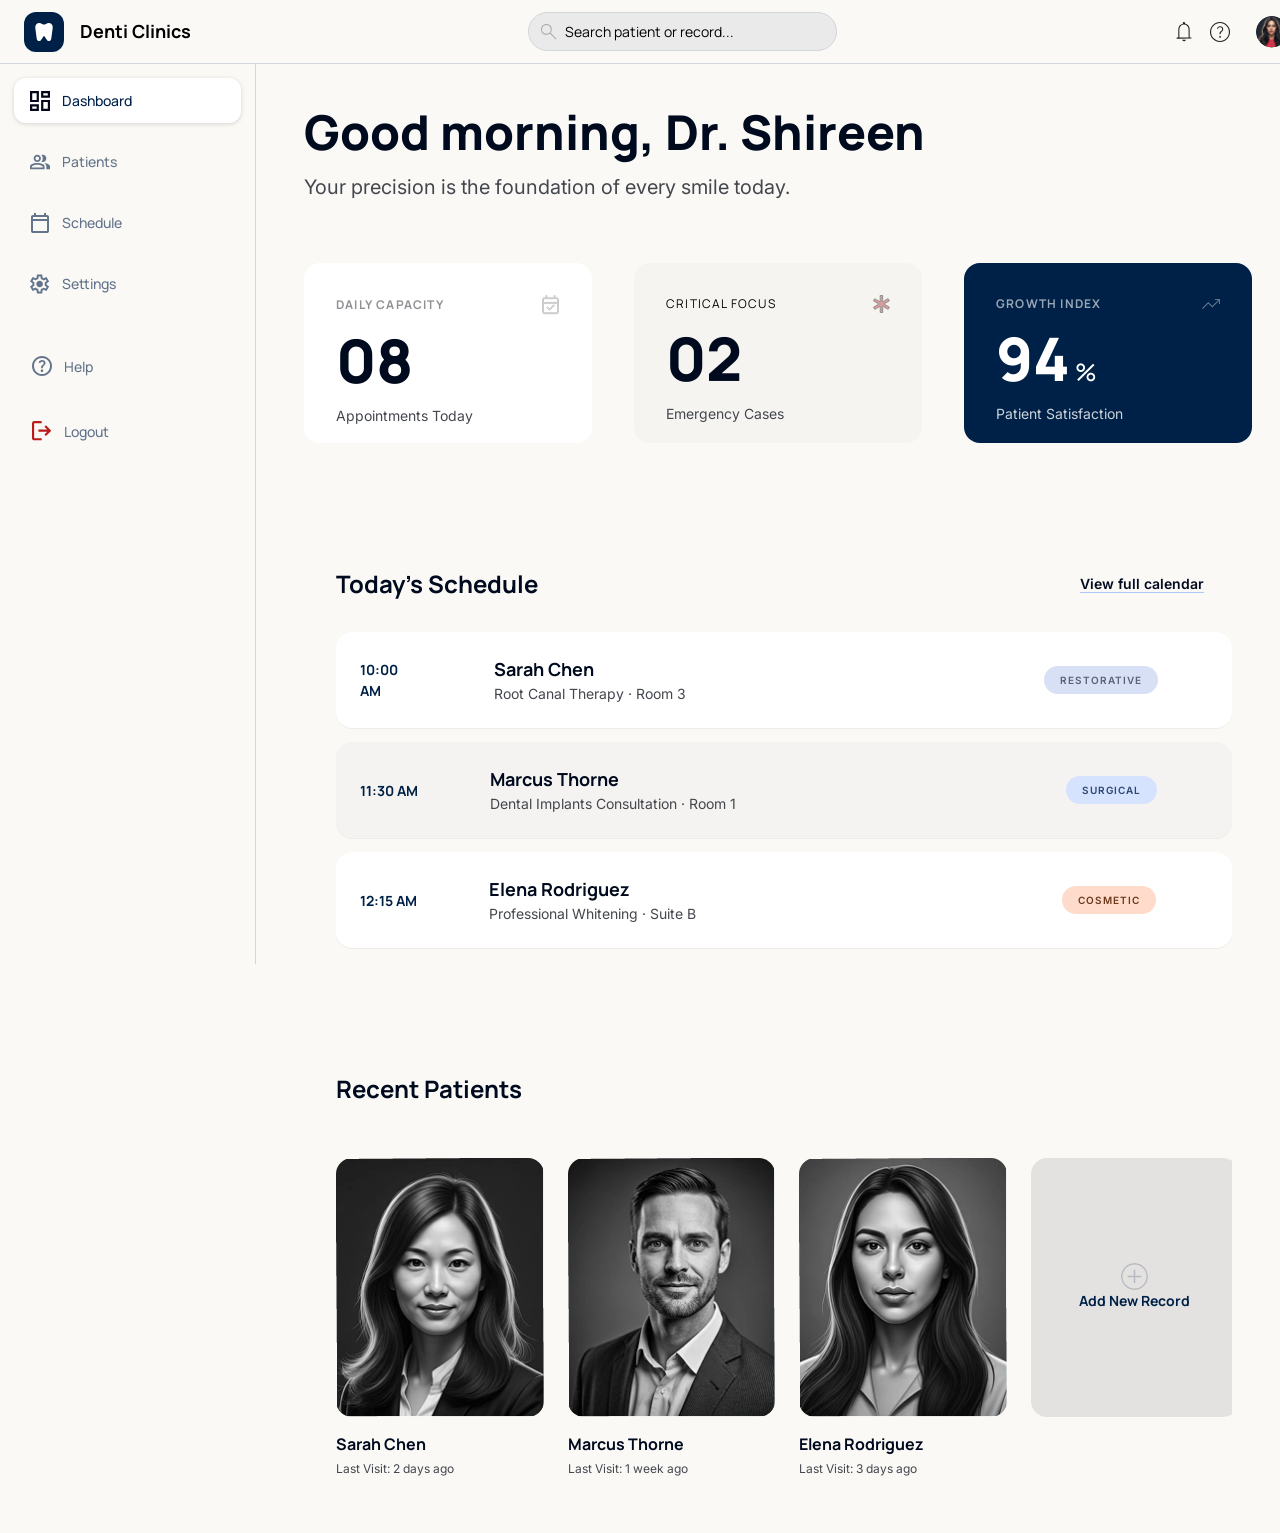
<file: index.html>
<!DOCTYPE html>
<html lang="en">
<head>
    <meta charset="UTF-8">
    <meta name="viewport" content="width=device-width, initial-scale=1.0">
    <link href="./assets/css/src/output.css" rel="stylesheet">
    <link rel="icon" href="./assets/imgs/appIcon.svg" type="image/svg+xml">
    <title>Dashboard - Denti Clinics</title>
    <link rel="preconnect" href="https://fonts.googleapis.com">
    <link rel="preconnect" href="https://fonts.gstatic.com" crossorigin>
    <link href="https://fonts.googleapis.com/css2?family=Manrope:wght@200..800&display=swap" rel="stylesheet">
    <link href="https://fonts.googleapis.com/css2?family=Inter:ital,opsz,wght@0,14..32,100..900;1,14..32,100..900&display=swap" rel="stylesheet">
</head>

<body class="bg-bgPrimary ">
<div class="page-grid ">
    <header class=" page-header ">
            <div class="row md:gap-4 gap-1.5">
                <div class="logo-container">
                <img class="logo-icon " src="./assets/imgs/LogoIcon.svg" alt="Logo">
                </div> 
                <h1 class="font-manrope text-[18px] font-bold stroke-[#E2E8F0] flex-center">Denti Clinics</h1>
            </div>
            <div class="search-bar">
                <img src="./assets/imgs/searchIcon.svg" alt="Search Icon" class="w-4 h-4">    
                <input class="flex-1 outline-none bg-transparent font-manrope text-[14px]" placeholder="Search patient or record..." />
            </div>
            <div class="row lg:gap-6.5 gap-4">
                <div class="row md:gap-4 items-center justify-center">
                    <button type="button" aria-label="Notifications" class="icon-btn ">
                        <img src="./assets/imgs/alertIcon.svg" alt="Notification Icon" class="w-5 h-5 ">
                    </button>
                    <button type="button" aria-label="Help information" class="icon-btn ">
                        <img src="./assets/imgs/infoIcon.svg" alt="Info Icon" class="w-5 h-5 hidden lg:flex">
                    </button>
                </div>
            <div>
                <button type="button" aria-label="Profile" class="icon-btn ">
                    <img src="./assets/imgs/profileIcon.svg" alt="Profile Icon" class="w-8 h-8 rounded-full">
                </button>
            </div>
            </div>    
        </header>

    <aside class="page-asidebar ">
            <nav class="main-nav ">
                <a href="./index.html" class="nav-selected">
                    <img src="./assets/imgs/nav_icons/dashboardSelected.svg" alt="Dashboard Icon" class="lg:pt-0 nav-icon ">
                    <span class="nav-label-selected">Dashboard</span>
                </a>
                <a href="./patients.html" class="nav-unselected">
                    <img src="./assets/imgs/nav_icons/patiens.svg" alt="Patients Icon" class="nav-icon">
                    <span class="nav-label-unselected ">Patients</span>
                </a>
                <a href="./schedule.html" class="nav-unselected hidden md:flex">
                    <img src="./assets/imgs/nav_icons/schedule.svg" alt="Schedule Icon" class="nav-icon">
                    <span class="nav-label-unselected ">Schedule</span>
                </a>
                <a href="./schedule-native.html" class="nav-unselected md:hidden">
                    <img src="./assets/imgs/nav_icons/schedule.svg" alt="Schedule Icon" class="nav-icon">
                    <span class="nav-label-unselected ">Schedule</span>
                </a>
                <a href="./setting.html" class=" nav-unselected ">
                    <img src="./assets/imgs/nav_icons/settings.svg" alt="Settings Icon" class="nav-icon">
                    <span class="nav-label-unselected ">Settings</span>
                </a>
            </nav>
            <nav class="bottom-nav">
                <a href="./help.html" class="bottom-nav-link">
                    <img src="./assets/imgs/nav_icons/help.svg" alt="Help Icon" class="nav-icon">
                    <span class="nav-label-unselected  ">Help</span>
                </a>
                <a href="./login.html" class="bottom-nav-link">
                    <img src="./assets/imgs/nav_icons/signout.svg" alt="Logout Icon" class="nav-icon">
                    <span class="nav-label-unselected ">Logout</span>
                </a>
            </nav>
        </aside>

    <main class=" col-span-1  px-6 py-6  lg:px-12 lg:py-8  bg-bgPrimary 2xl:pr-57.25 grid gap-6 md:gap-13.5 lg:gap-15.25">

            <div class=" col gap-1">
                <h2 class="font-manrope  text-[25px] md:text-[30px] lg:text-[48px] text-textPrimary font-extrabold">Good morning, Dr. Shireen</h2>
                <p class="font-inter text-[16px] md:text-[18px] lg:text-[20px] text-greyheader ">Your precision is the foundation of every smile today.</p>
            </div> 
        <section class="grid grid-cols-2 md:grid-cols-[repeat(3,200px)] lg:grid-cols-[repeat(3,300px)] md:gap-6 lg:gap-7.5 gap-3">
                <div class="card col-span-2 md:col-span-1 bg-white">
                    <div class="flex-between">
                        <h3 class="font-manrope text-[12px] md:text-[10px] lg:text-[12px] font-bold text-greyheader/60 tracking-[1.2px]">DAILY CAPACITY</h3>
                        <img src="./assets/imgs/dailyCapacityIcon.svg" alt="Capacity icon" class=" ">
                    </div>
                    <span class=" text-[40px] lg:text-[60px] font-manrope font-extrabold text-textPrimary">08</span>
                    <span class="font-inter text-[12px] lg:text-[14px] text-greyheader" >Appointments Today</span>
                </div>

                <div class="card bg-card">
                    <div  class="flex-between">
                        <h3  class="font-manrope text-[12px] md:text-[10px] lg:text-[12px] font-boldtext-greyheader/60 tracking-[1.2px]" >CRITICAL FOCUS</h3>
                        <img src="./assets/imgs/criticalIcon.svg" alt="Critical icon">
                    </div>
                    <span class="text-[40px] lg:text-[60px] font-manrope font-extrabold text-textPrimary">02</span>
                    <span class="font-inter text-[12px] lg:text-[14px] text-greyheader">Emergency Cases</span>
                </div>

                <div class="card bg-primary">
                    <div class="flex-between">
                        <h3 class="font-manrope text-[12px] md:text-[10px] lg:text-[12px] font-bold text-white/60 tracking-[1.2px]">GROWTH INDEX</h3>
                        <img src="./assets/imgs/gowthindexIcon.svg" alt="growth icon">
                    </div>
                    <div class="justify-center  items-end">
                        <span class="text-[40px] lg:text-[60px] font-manrope font-extrabold text-white">94</span>
                        <span class="text-[20px] lg:text-[24px] font-manrope lg:mb-3 font-medium rotate-[0.21deg] text-white  ">%</span>
                    </div>
                    <span class="font-inter text-[12px] lg:text-[14px] text-white/80">Patient Satisfaction</span>
                </div>
            
        </section>

        <section >
            <div class="row-between md:pt-16 md:pb-8 md:pl-8">
                <h3 class="md:text-2xl text-[20px] font-manrope text-textPrimary font-semibold lg:font-bold">Today's Schedule</h3>
                <a href="./schedule.html" class=" hidden md:flex sm:underline sm:decoration-textPrimary sm:decoration-1 sm:underline-offset-3 text-[10px] lg:underline lg:decoration-[#AEC7F6] lg:decoration-1 lg:underline-offset-3 lg:text-[14px] font-inter lg:leading-5 lg:font-semibold text-textPrimary pr-15">View full calendar</a>
                <a href="./schedule-native.html" class="md:hidden sm:underline sm:decoration-textPrimary sm:decoration-1 sm:underline-offset-3 text-[10px] lg:underline lg:decoration-[#AEC7F6] lg:decoration-1 lg:underline-offset-3 lg:text-[14px] font-inter lg:leading-5 lg:font-semibold text-textPrimary pr-15">View full calendar</a>
            </div>
            <div class="col gap-4 md:gap-3.5 md:px-8 py-6 md:py-0 ">
                <div class=" bg-white schedule-card">
                    <span class="font-manrope text-[14px] font-bold text-primary">10:00 AM</span>
                    <div class="schedule-content ">
                        <div class="col">
                            <h5 class="font-manrope lg:text-[18px] text-[16px] font-bold text-textPrimary">Sarah Chen</h5>
                            <p class="font-inter lg:text-[14px] text-[12px] text-greyheader">Root Canal Therapy · Room 3</p>
                        </div>
                        <div class="bg-[#D7E0F5] status-container">
                            <p class=" status-badge text-textMuted">RESTORATIVE</p>
                        </div>
                    </div>
                </div>
                <div class="schedule-card  bg-[#f4f3f1]   border-[#DAE3F7]">
                    <span class="font-manrope text-[12px] md:text-[14px] font-bold text-primary">11:30 AM</span>
                    <div class="schedule-content ">
                        <div class="col">
                            <h5 class="font-manrope lg:text-[18px] text-[16px] font-bold text-textPrimary">Marcus Thorne</h5>
                            <p class="font-inter lg:text-[14px] text-[12px] text-greyheader">Dental Implants Consultation · Room 1</p>
                        </div>
                        <div class="bg-[#D6E3FF] status-container">
                            <p class="status-badge text-[#2D476F]">SURGICAL</p>
                        </div>
                    </div>
                </div>
                <div class=" bg-white   schedule-card  border-[#8B0000]">
                    <span class="font-manrope text-[14px] font-bold text-primary">12:15 AM</span>
                    <div class="schedule-content ">
                        <div class="md:col">
                            <h5 class="font-manrope lg:text-[18px] text-[16px] font-bold text-textPrimary">Elena Rodriguez</h5>
                            <p class="font-inter lg:text-[14px] text-[12px] text-greyheader">Professional Whitening · Suite B</p>
                        </div>
                        <div class="bg-[#FFDBCB] status-container">
                            <p class="status-badge text-[#6C391D]">COSMETIC</p>
                        </div>
                    </div>
                </div>
            </div>
        </section>

        <section class="lg:pt-16 md:pt-5.5 md:px-8">
            <h3 class="font-manrope md:font-semibold lg:font-bold md:text-2xl text-textPrimary lg:pb-[28.5px] md:pb-6">Recent Patients</h3>
            <div class=" grid gap-4 lg:gap-[30.8px] py-6 grid-flow-col grid-cols-4 overflow-x-auto md:grid-cols-4">
                <div class="patient-card">
                    <img class="patient-img" src="./assets/imgs/patientsCollection/patient1.webp" alt="Patient 1">
                    <div class="md:col lg:gap-[3.4px]">
                        <h4 class="patient-name">Sarah Chen</h4>
                        <p class="font-inter lg:text-[12px] text-greyheader hidden lg:block">Last Visit: 2 days ago</p>
                    </div>
                </div>
                <div class="patient-card">
                    <img class="patient-img" src="./assets/imgs/patientsCollection/patient2.webp" alt="Patient 2">
                    <div class="md:col lg:gap-[3.4px]">
                        <h4 class="patient-name">Marcus Thorne</h4>
                        <p class="font-inter lg:text-[12px] text-greyheader hidden lg:block">Last Visit: 1 week ago</p>
                    </div>
                </div>
                <div class="patient-card">
                    <img class="patient-img" src="./assets/imgs/patientsCollection/patient3.webp" alt="Patient 3">
                    <div class="md:col lg:gap-[3.4px]">
                        <h4 class="patient-name">Elena Rodriguez</h4>
                        <p class="font-inter lg:text-[12px] text-greyheader hidden lg:block " >Last Visit: 3 days ago</p>
                    </div>
                </div>
                <div class=" add-patient-card">
                    <a href="" class="flex-center col">
                        <img class="w-6.75 h-6.75 rounded-2xl" src="./assets/imgs/addIcon.svg" alt="Add Icon">
                        <p class="font-bold font-manrope text-[12px] lg:text-[14px] md:text-primary">Add New Record</p>
                    </a>
                </div>
            </div>
        </section>
    </main>
</div>

</body>
</html>
</file>
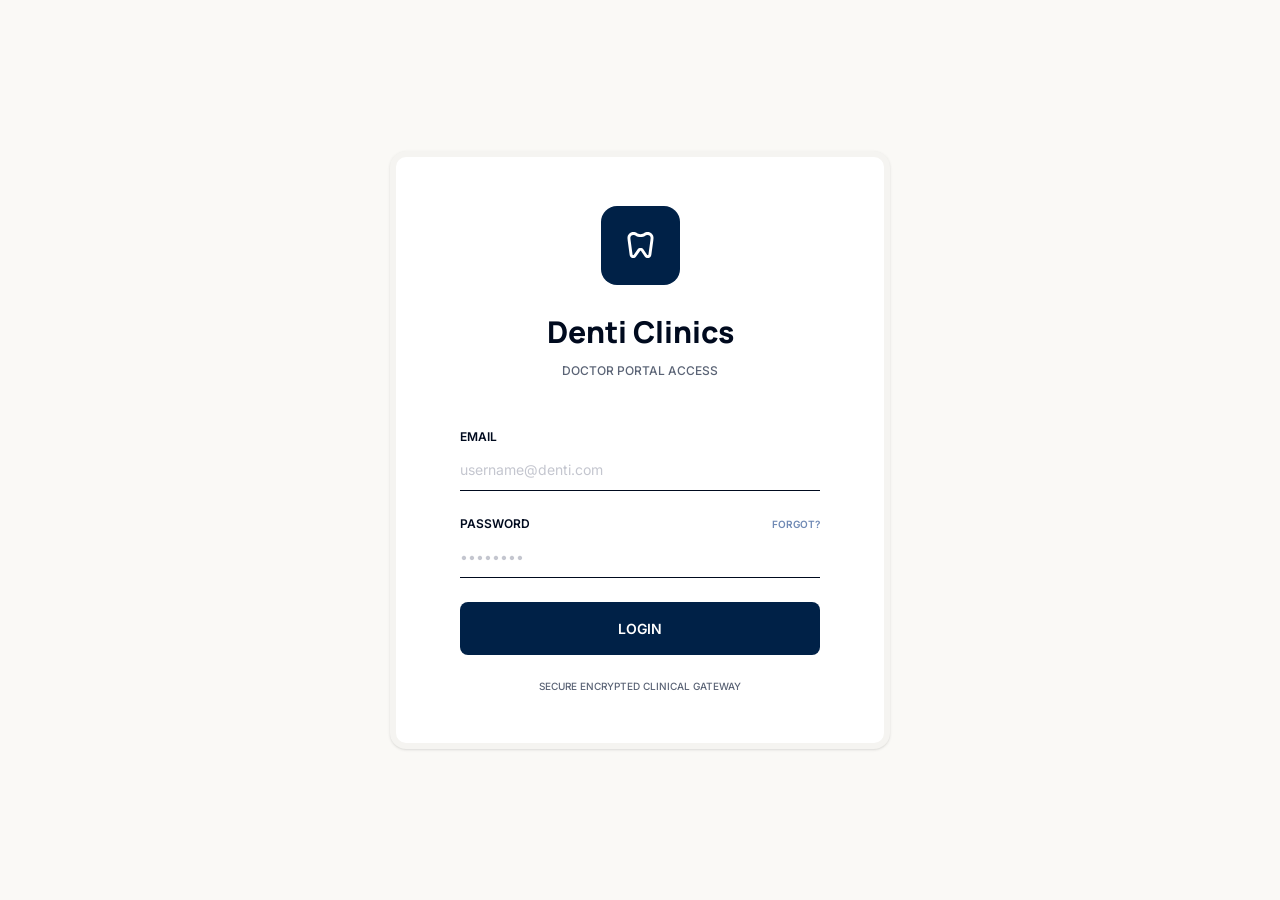
<file: login.html>
<!DOCTYPE html>
<html lang="en">
<head>
    <meta charset="UTF-8">
    <meta name="viewport" content="width=device-width, initial-scale=1.0">
    <link href="./assets/css/src/output.css" rel="stylesheet">
    <link rel="icon" href="./assets/imgs/appIcon.svg" type="image/svg+xml">

    <title>Login - Denti Clinics</title>
    <link rel="preconnect" href="https://fonts.googleapis.com">
<link rel="preconnect" href="https://fonts.gstatic.com" crossorigin>
<link href="https://fonts.googleapis.com/css2?family=Manrope:wght@200..800&display=swap" rel="stylesheet">
<link rel="preconnect" href="https://fonts.googleapis.com">
<link rel="preconnect" href="https://fonts.gstatic.com" crossorigin>
<link href="https://fonts.googleapis.com/css2?family=Inter:ital,opsz,wght@0,14..32,100..900;1,14..32,100..900&display=swap" rel="stylesheet">
</head>

<body class="flex-center min-h-screen bg-bgPrimary ">

<div class="col bg-white lg:w-125  lg:h-166.7 lg:gap-12 lg:rounded-xl lg:border-[6px] border-card shadow-sm lg:p-16  md:w-106.5 md:h-149.5 md:gap-2.5 md:p-10.25 md:lg:rounded-2xl  max-sm:w-85.5 max-sm:min-h-141.5 max-sm:gap-8 max-sm:p-8.25 max-sm:justify-center   sm:w-85.5 sm:min-h-141.5 sm:gap-8 sm:p-8.25 sm:justify-center ">

    <div class="col items-center gap-2  text-center">
        <div class=" bg-primary rounded-2xl  mb-4"><img class=" m-6.5  w-6.75 h-6.75" src="./assets/imgs/loginIcon.svg" alt="Denti Clinics Logo"></div>
        <h1 class="text-textPrimary text-[25px] md:text-[30px] font-manrope font-extrabold">Denti Clinics</h1>
        <p class=" text-[8px] md:text-[12px] text-textMuted font-inter font-medium">DOCTOR PORTAL ACCESS</p>
    </div>

    <form class="col gap-6  ">
        
        <div class="col gap-1">
            <label class="input-label" for="email">Email</label>
            <input class=" input-field border-b"
                id="email" type="text" placeholder="username@denti.com">
        </div>

        <div class="col gap-1">
            <div class="flex-between">
                <label class="input-label" for="password">Password</label>
                <a href="#" class="text-[10px] text-forgot uppercase font-inter font-semibold ">Forgot?</a>
            </div>
            <input class=" input-field border-b"
                id="password" type="password" placeholder="••••••••">
        </div>

        <a href="./index.html" class="flex-center btn-primary " 
                type="submit">Login</a>
        <p class="text-center font-inter font-medium text-textMuted text-[10px]" > SECURE ENCRYPTED CLINICAL GATEWAY</p>
    </form>

</div>

</body>
</html>
</file>
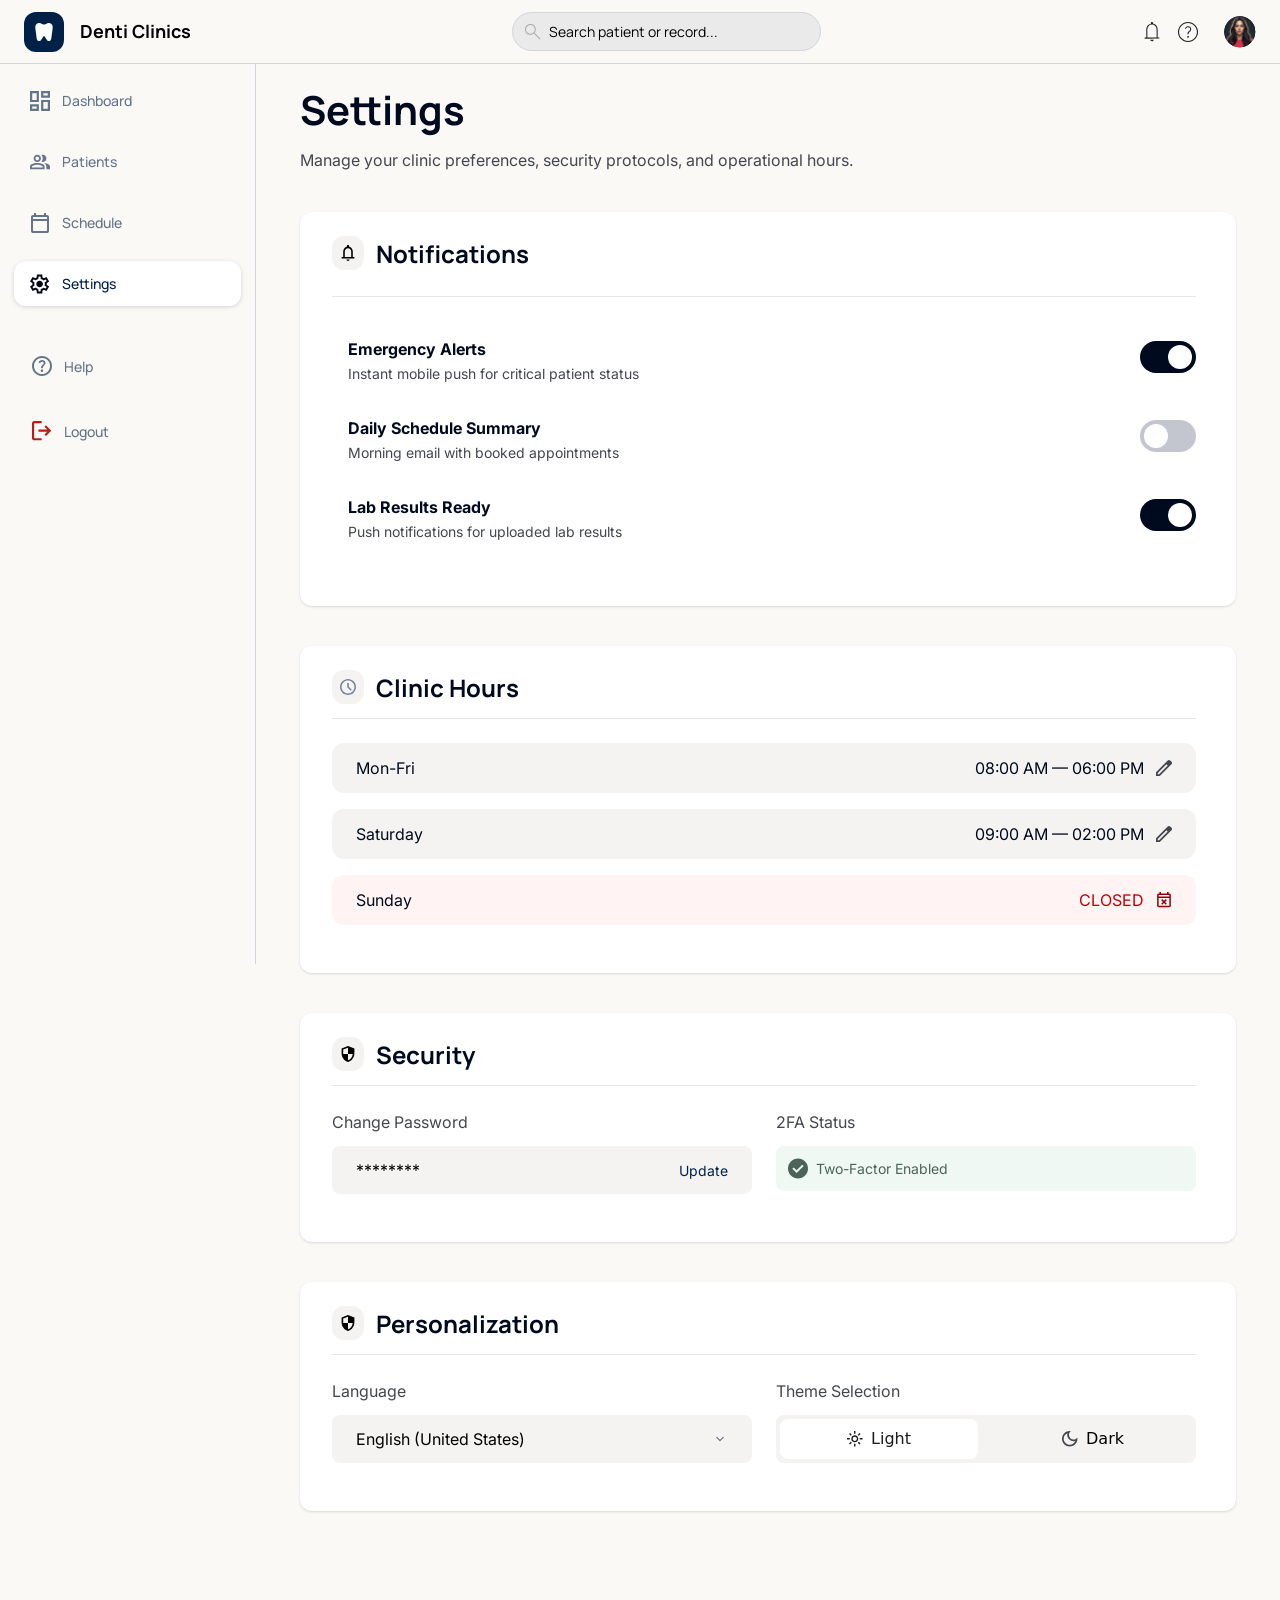
<file: setting.html>
<!DOCTYPE html>
<html lang="en">
<head>
    <meta charset="UTF-8">
    <meta name="viewport" content="width=device-width, initial-scale=1.0">
    <link href="./assets/css/src/output.css" rel="stylesheet">
    <link rel="icon" href="./assets/imgs/appIcon.svg" type="image/svg+xml">
    <title>Settings - Denti Clinics</title>
    <link rel="preconnect" href="https://fonts.googleapis.com">
    <link rel="preconnect" href="https://fonts.gstatic.com" crossorigin>
    <link href="https://fonts.googleapis.com/css2?family=Manrope:wght@200..800&display=swap" rel="stylesheet">
    <link rel="preconnect" href="https://fonts.googleapis.com">
    <link rel="preconnect" href="https://fonts.gstatic.com" crossorigin>
    <link href="https://fonts.googleapis.com/css2?family=Inter:ital,opsz,wght@0,14..32,100..900;1,14..32,100..900&display=swap" rel="stylesheet">
</head>
<body class="bg-bgPrimary ">

<div class="page-grid">
    <!-- header -->
        <header class=" page-header ">
            <div class="row md:gap-4 gap-1.5">
                <div class="logo-container">
                <img class="logo-icon " src="./assets/imgs/LogoIcon.svg" alt="Logo">
                </div> 
                <h1 class="font-manrope text-[18px] font-bold stroke-[#E2E8F0] flex-center">Denti Clinics</h1>
            </div>
            <div class="search-bar">
                <img src="./assets/imgs/searchIcon.svg" alt="Search Icon" class="w-4 h-4">    
                <input class="flex-1 outline-none bg-transparent font-manrope text-[14px]" placeholder="Search patient or record..." />
            </div>
            <div class="row lg:gap-6.5 gap-4">
                <div class="row md:gap-4 items-center justify-center">
                    <button type="button" aria-label="Notifications" class="icon-btn">
                        <img src="./assets/imgs/alertIcon.svg" alt="Notification Icon" class="w-5 h-5 ">
                    </button>
                    <button type="button" aria-label="Help information" class="icon-btn ">
                        <img src="./assets/imgs/infoIcon.svg" alt="Info Icon" class="w-5 h-5 hidden lg:flex">
                    </button>
                </div>
            <div>
                <button type="button" aria-label="Profile" class="icon-btn ">
                    <img src="./assets/imgs/profileIcon.svg" alt="Profile Icon" class="w-8 h-8 rounded-full">
                </button>
            </div>
            </div>    
        </header>
    <!-- sidebar -->
        <aside class="page-asidebar ">
            <nav class="main-nav ">
                <a href="./index.html" class="nav-unselected">
                    <img src="./assets/imgs/nav_icons/dashboard.svg" alt="Dashboard Icon" class="nav-icon">
                    <span class="nav-label-unselected ">Dashboard</span>
                </a>
                <a href="./patients.html" class="nav-unselected">
                    <img src="./assets/imgs/nav_icons/patiens.svg" alt="Patients Icon" class="nav-icon">
                    <span class="nav-label-unselected ">Patients</span>
                </a>
                <a href="./schedule.html" class="nav-unselected hidden md:flex">
                    <img src="./assets/imgs/nav_icons/schedule.svg" alt="Schedule Icon" class="nav-icon">
                    <span class="nav-label-unselected ">Schedule</span>
                </a>
                <a href="./schedule-native.html" class="nav-unselected md:hidden">
                    <img src="./assets/imgs/nav_icons/schedule.svg" alt="Schedule Icon" class="nav-icon">
                    <span class="nav-label-unselected ">Schedule</span>
                </a>
                <a href="./setting.html" class="nav-selected">
                    <img src="./assets/imgs/nav_icons/settingsSelected.svg" alt="Settings Icon" class="  lg:pt-0 nav-icon ">
                    <span class="nav-label-selected">Settings</span>
                </a>
            </nav>
            <nav class="bottom-nav ">
                <a href="./help.html" class="bottom-nav-link">
                    <img src="./assets/imgs/nav_icons/help.svg" alt="Help Icon" class="nav-icon">
                    <span class="nav-label-unselected ">Help</span>
                </a>
                <a href="./login.html" class="bottom-nav-link">
                    <img src="./assets/imgs/nav_icons/signout.svg" alt="Logout Icon" class="nav-icon">
                    <span class="nav-label-unselected ">Logout</span>
                </a>
            </nav>
        </aside>
    <!-- main content -->
    <main class=" col-span-1  px-6 md:px-10 lg:px-11 py-4 pb-50 bg-bgPrimary 2xl:pr-57.25">
        <h2 class="font-manrope font-bold text-[30px] md:text-[36px] lg:text-[40px] text-textPrimary">Settings</h2>
        <p class="font-inter text-[14px] md:text-[16px] text-greyheader mt-2">Manage your clinic preferences, security protocols, and operational hours.</p>
        <section class="settings-section" >   
            <div class="row mt-8 gap-3 py-6 border-b border-gray-200 py-4">
                <div class="icon-settingsMain">
                    <img src="./assets/imgs/settings-icons/AlertIcon.svg" alt="Edit Icon" class="w-4 h-4">
                </div>
                <h3 class="sectionTitle-settingsMain text-textPrimary  ">Notifications</h3>
            </div>
            
                <div class="row-between pt-6 ">
                    <div class="col gap-0.5 p-4 ">
                        <h4 class="toggle-title">Emergency Alerts</h4>
                        <p class="toggle-caption ">Instant mobile push for critical patient status</p>
                    </div>
                    <div>
                        <button type="button" role="switch" aria-checked="true"  id="toggleBtn1" class=" bg-textPrimary toggle-btn">
                            <span id="circle1" class=" right-1  toggle-circle"></span>
                        </button>
                    </div>
                </div>
                <div class="row-between ">
                    <div class="col gap-0.5 p-4">
                        <h4 class="toggle-title">Daily Schedule Summary</h4>
                        <p class="toggle-caption">Morning email with booked appointments</p>
                    </div>
                    <div>
                        <button type="button" role="switch" aria-checked="false"  id="toggleBtn2" class=" bg-placeholder toggle-btn">
                            <span id="circle2" class="left-1 toggle-circle"></span>
                        </button>
                    </div>
                </div>
                <div class="row-between pb-6">
                    <div class="col gap-0.5 p-4">
                        <h4 class="toggle-title">Lab Results Ready</h4>
                        <p class="toggle-caption">Push notifications for uploaded lab results</p>
                    </div>
                    <div>
                        <button type="button" role="switch" aria-checked="true"  id="toggleBtn3" class="bg-textPrimary toggle-btn">
                            <span id="circle3" class="right-1  toggle-circle"></span>
                        </button>
                    </div>
                </div>
        </section>
        <section class="settings-section" >
            <div class="row mt-8 gap-3 py-6  border-b border-gray-200 pb-3   ">
                <div class="icon-settingsMain">
                    <img src="./assets/imgs/settings-icons/clinicsHourIcon.svg" alt="clinicsHourIcon" class="w-4 h-4">
                </div>
                <h3 class="sectionTitle-settingsMain">Clinic Hours</h3>
            </div>
            <div class="col gap-4 py-6">
                <div class="bg-[#f4f3f1] hours-row ">
                    <p class="hours-text">Mon-Fri</p>
                    <div class="row gap-3 justify-center items-center"> 
                        <p class="hours-text">08:00 AM — 06:00 PM</p>
                        <a class="block transition hover:opacity-70 hover:scale-105">
                            <img src="assets/imgs/settings-icons/editIcon.svg" alt="edit " class="w-4 h-4 flex "> 
                        </a>
                    </div>

                </div>
                <div class="bg-[#f4f3f1] hours-row ">
                    <p class="hours-text">Saturday</p>
                    <div class="row gap-3 justify-center items-center"> 
                        <p class="hours-text">09:00 AM — 02:00 PM</p>
                        <a class="block transition hover:opacity-70 hover:scale-105">
                            <img src="assets/imgs/settings-icons/editIcon.svg" alt="edit " class="w-4 h-4 flex "> 
                        </a>
                    </div>

                </div>
                <div class="bg-[#FFDAD6]/30 hours-row ">
                    <p class="hours-text">Sunday</p>
                    <div class="row gap-3 justify-center items-center"> 
                        <p class="font-inter text-[12px] text-red-700 uppercase md:text-[16px] ">Closed</p>
                        <a class="block transition hover:opacity-70 hover:scale-105">
                            <img src="assets/imgs/settings-icons/closedIcon.svg" alt="closed " class="w-4 h-4 flex "> 
                        </a>
                    </div>

                </div>
                
                
            </div>
        </section>
        <section class="settings-section " >
            <div class="sectionHeader-settingsMain">
                <div class="icon-settingsMain">
                    <img src="./assets/imgs/settings-icons/securityIcon.svg" alt="securityIcone" class="w-4 h-4">
                </div>
                <h3 class="sectionTitle-settingsMain">Security</h3>
            </div>
            <div class="col md:row gap-6 py-6">
                <div class="col flex-1 gap-3 min-w-0 f">
                    <label class="settings-label" for="password">Change Password</label>
                    <div class="settings-field-box ">
                        <input class="settings-input" id="password" type="password" placeholder="********">
                        <button type="button" class=" shrink- font-inter text-primary hover:opacity-70 transition text-[12px] md:text-[14px]">Update</button>
                    </div>
                </div>
                <div class="col flex-1 gap-3">
                    <label class="settings-label " for="Status">2FA Status</label>
                    <div class="row gap-2 stroke-[#4A6459]/20 bg-[#C9E6D8]/30   py-3  rounded-lg pl-3">
                        <img  src="assets/imgs/settings-icons/successIcon.svg" class="" alt="success">
                        <p class="text-[12px] md:text-[14px] font-inter text-[#4A6459]">Two-Factor Enabled</p>
                    </div>
                </div>

            </div>
        </section>  
        <section class="settings-section pb-6.5 md:pb-6" >
            <div class="sectionHeader-settingsMain ">
                <div class="icon-settingsMain">
                    <img src="./assets/imgs/settings-icons/securityIcon.svg" alt="securityIcone" class="w-4 h-4">
                </div>
                <h3 class="sectionTitle-settingsMain">Personalization</h3>
            </div>
            <div class="col md:row gap-6 py-6">
                <div class="col flex-1 gap-3">
                    <label class="settings-label" for="checkbox">Language</label>
                        <div class="settings-field-box ">
                            <input class="settings-input" id="checkbox" type=" checkbox" placeholder="English (United States)">
                            <a class="block transition hover:opacity-70 hover:scale-105">
                                <img src="./assets/imgs/settings-icons/buttonArrow.svg"  alt="buttonArrow" class="w-4 h-4">
                            </a>
                        </div>
                </div>
                <div class="col flex-1 gap-3">
                    <label class="settings-label" for="checkbox">Theme Selection</label>
                        <div class="row-between bg-[#F4F3F1] px-1 py-1 rounded-lg ">
                            <div class="row-between min-w-0  w-full gap-4 ">
                                <label class="flex-1 cursor-pointer transition hover:opacity-80">
                                    <input type="radio" name="Theme" value="one" checked="checked" class="hidden peer">
                                        <div class=" row-center justify-center gap-2 py-2 text-center rounded-lg bg-[#F4F3F1] peer-checked:bg-white peer-checked:text-[#1A1C1A] transition hover:opacity-80">
                                            <img src="./assets/imgs/settings-icons/lightIcon.svg" alt="LightIcone" class="w-4 h-4">
                                            <span>Light</span>
                                        </div>
                                </label>
                                <label class="flex-1 cursor-pointer transition hover:opacity-80">
                                    <input type="radio" name="Theme" value="one" class="hidden peer">
                                        <div class=" row-center justify-center gap-2 py-2 text-center rounded-lg bg-[#F4F3F1] peer-checked:bg-white peer-checked:text-[#1A1C1A] transition hover:opacity-80 ">
                                            <img src="./assets/imgs/settings-icons/darkIcon.svg" alt="DarkIcon" class="w-4 h-4">
                                            <span>Dark</span>

                                        </div>
                                </label>
                            </div>
                        </div>
                </div>
            </div>
        </section>


    </main>   

    
</div>
</body>
</file>
